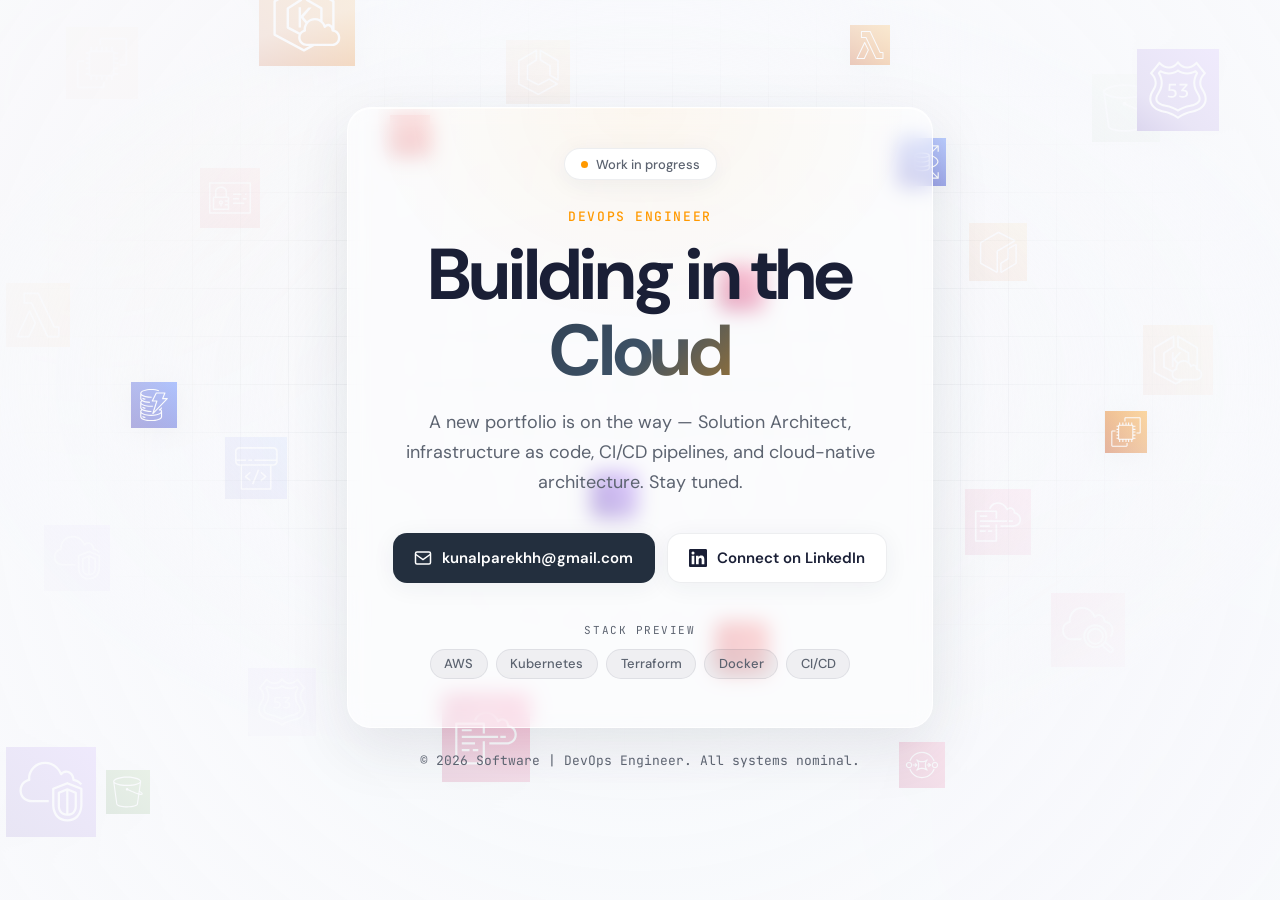
<file: index.html>
<!DOCTYPE html>
<html lang="en">
<head>
  <meta charset="UTF-8">
  <meta name="viewport" content="width=device-width, initial-scale=1.0">
  <meta name="description" content="DevOps Engineer — Portfolio coming soon. Cloud infrastructure, CI/CD, and AWS expertise.">
  <title>Coming Soon | DevOps Engineer</title>
  <link rel="preconnect" href="https://fonts.googleapis.com">
  <link rel="preconnect" href="https://fonts.gstatic.com" crossorigin>
  <link href="https://fonts.googleapis.com/css2?family=DM+Sans:ital,opsz,wght@0,9..40,400;0,9..40,500;0,9..40,600;0,9..40,700;1,9..40,400&family=JetBrains+Mono:wght@400;500&display=swap" rel="stylesheet">
  <link rel="stylesheet" href="styles.css">
</head>
<body>
  <div class="bg-grid" aria-hidden="true"></div>
  <div class="bg-glow bg-glow--left" aria-hidden="true"></div>
  <div class="bg-glow bg-glow--right" aria-hidden="true"></div>

  <div class="aws-bg" aria-hidden="true">
    <div class="aws-orbit aws-orbit--deep" id="aws-orbit-deep"></div>
    <div class="aws-orbit aws-orbit--main" id="aws-orbit-main"></div>
    <div class="aws-orbit aws-orbit--accent" id="aws-orbit-accent"></div>
    <div class="aws-bg-vignette"></div>
  </div>

  <main class="hero">
    <div class="hero__badge">
      <span class="pulse-dot"></span>
      Work in progress
    </div>

    <p class="hero__role">DevOps Engineer</p>
    <h1 class="hero__title">
      <span class="hero__title-line">Building in the</span>
      <span class="hero__title-line hero__title-line--accent">Cloud</span>
    </h1>
    <p class="hero__subtitle">
      A new portfolio is on the way — Solution Architect, infrastructure as code, CI/CD pipelines,
      and cloud-native architecture. Stay tuned.
    </p>

    <div class="hero__cta">
      <!-- <a href="portfolio.html" class="btn btn--secondary">View Portfolio</a> -->
      <a href="mailto:kunalparekhh@gmail.com" class="btn btn--primary" id="email-link">
        <svg class="btn__icon" viewBox="0 0 24 24" fill="none" stroke="currentColor" stroke-width="2" aria-hidden="true">
          <rect x="2" y="4" width="20" height="16" rx="2"/>
          <path d="M2 7l10 7 10-7"/>
        </svg>
        <span>kunalparekhh@gmail.com</span>
      </a>
      <a href="https://www.linkedin.com/in/parekhkunal/" class="btn btn--secondary" target="_blank" rel="noopener noreferrer" id="linkedin-link">
        <svg class="btn__icon" viewBox="0 0 24 24" fill="currentColor" aria-hidden="true">
          <path d="M20.447 20.452h-3.554v-5.569c0-1.328-.027-3.037-1.852-3.037-1.853 0-2.136 1.445-2.136 2.939v5.667H9.351V9h3.414v1.561h.046c.477-.9 1.637-1.85 3.37-1.85 3.601 0 4.267 2.37 4.267 5.455v6.286zM5.337 7.433a2.062 2.062 0 01-2.063-2.065 2.064 2.064 0 112.063 2.065zm1.782 13.019H3.555V9h3.564v11.452zM22.225 0H1.771C.792 0 0 .774 0 1.729v20.542C0 23.227.792 24 1.771 24h20.451C23.2 24 24 23.227 24 22.271V1.729C24 .774 23.2 0 22.222 0h.003z"/>
        </svg>
        <span>Connect on LinkedIn</span>
      </a>
    </div>

    <div class="hero__stack">
      <span class="stack-label">Stack preview</span>
      <div class="stack-tags">
        <span class="tag">AWS</span>
        <span class="tag">Kubernetes</span>
        <span class="tag">Terraform</span>
        <span class="tag">Docker</span>
        <span class="tag">CI/CD</span>
      </div>
    </div>
  </main>

  <footer class="footer">
    <p>&copy; <span id="year"></span> Software | DevOps Engineer. All systems nominal.</p>
  </footer>

  <script src="config.js"></script>
  <script src="aws-bg.js"></script>
  <script src="script.js"></script>
</body>
</html>
</file>
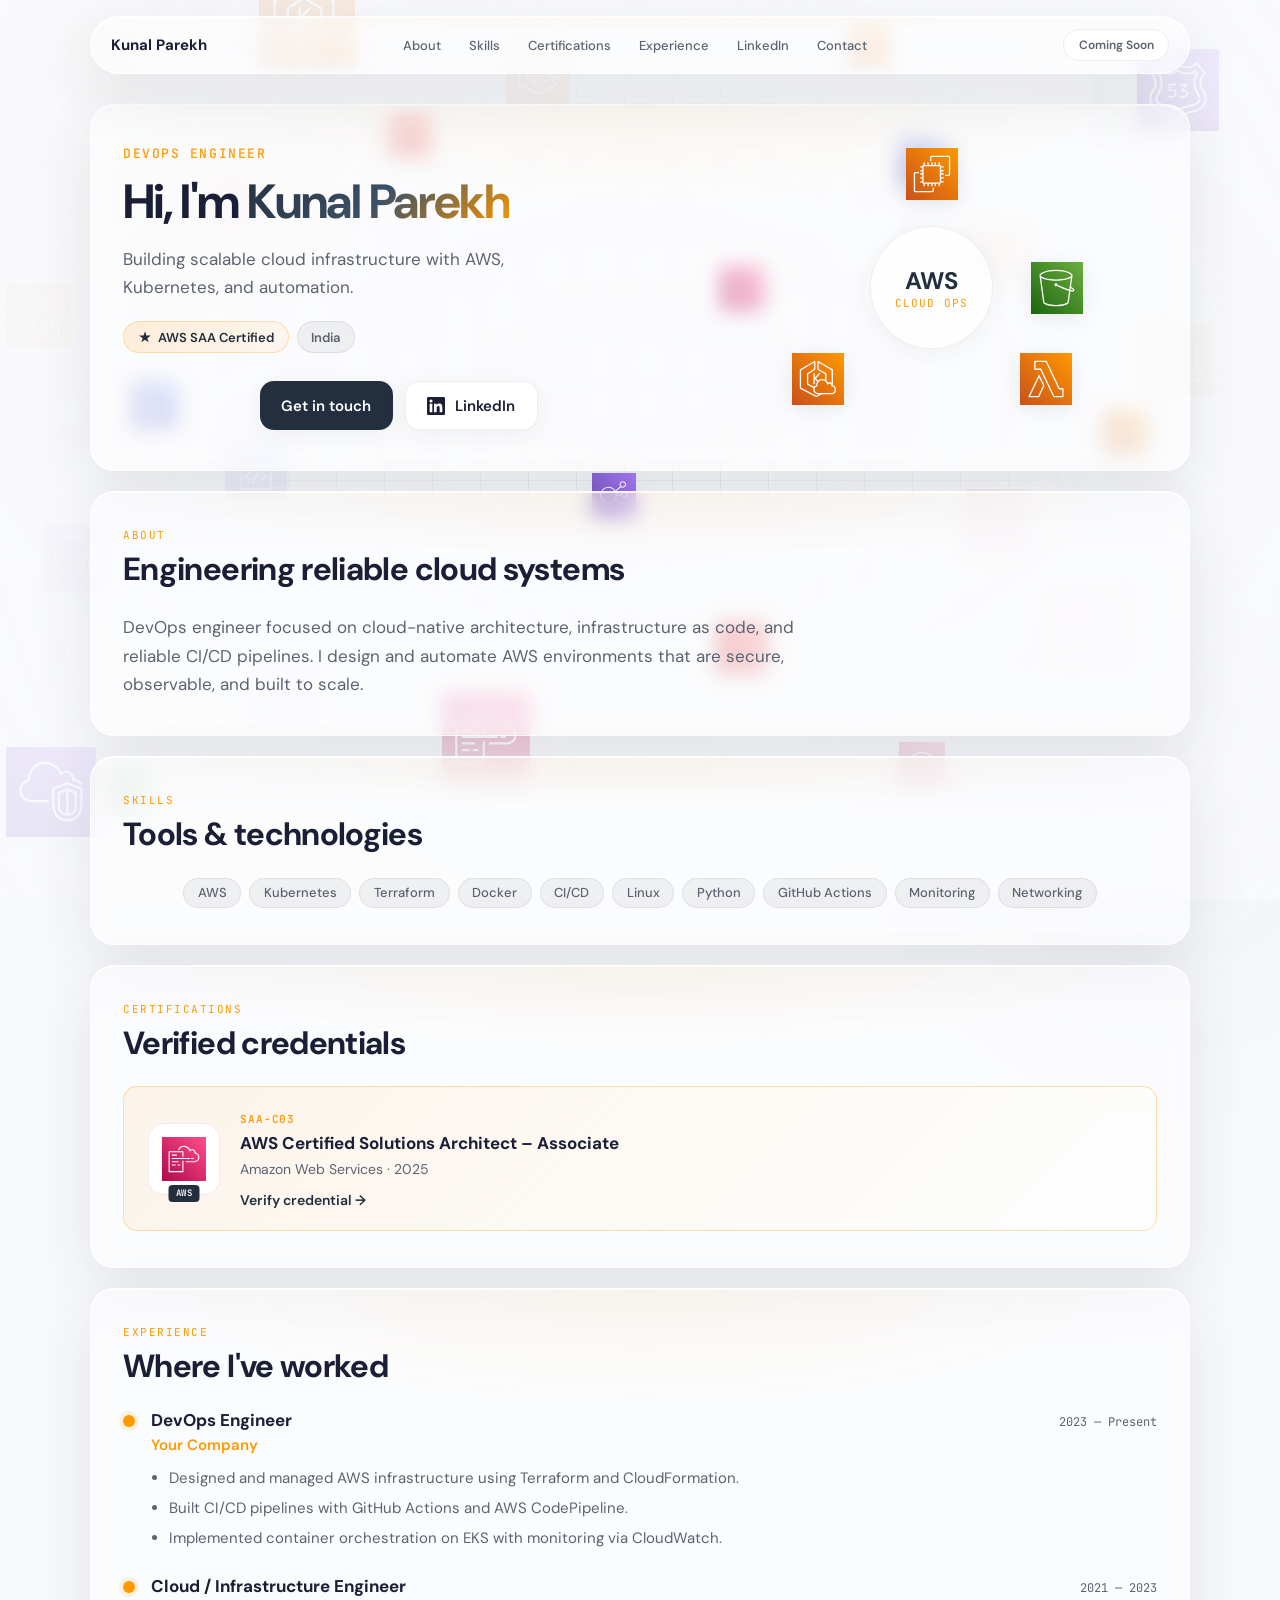
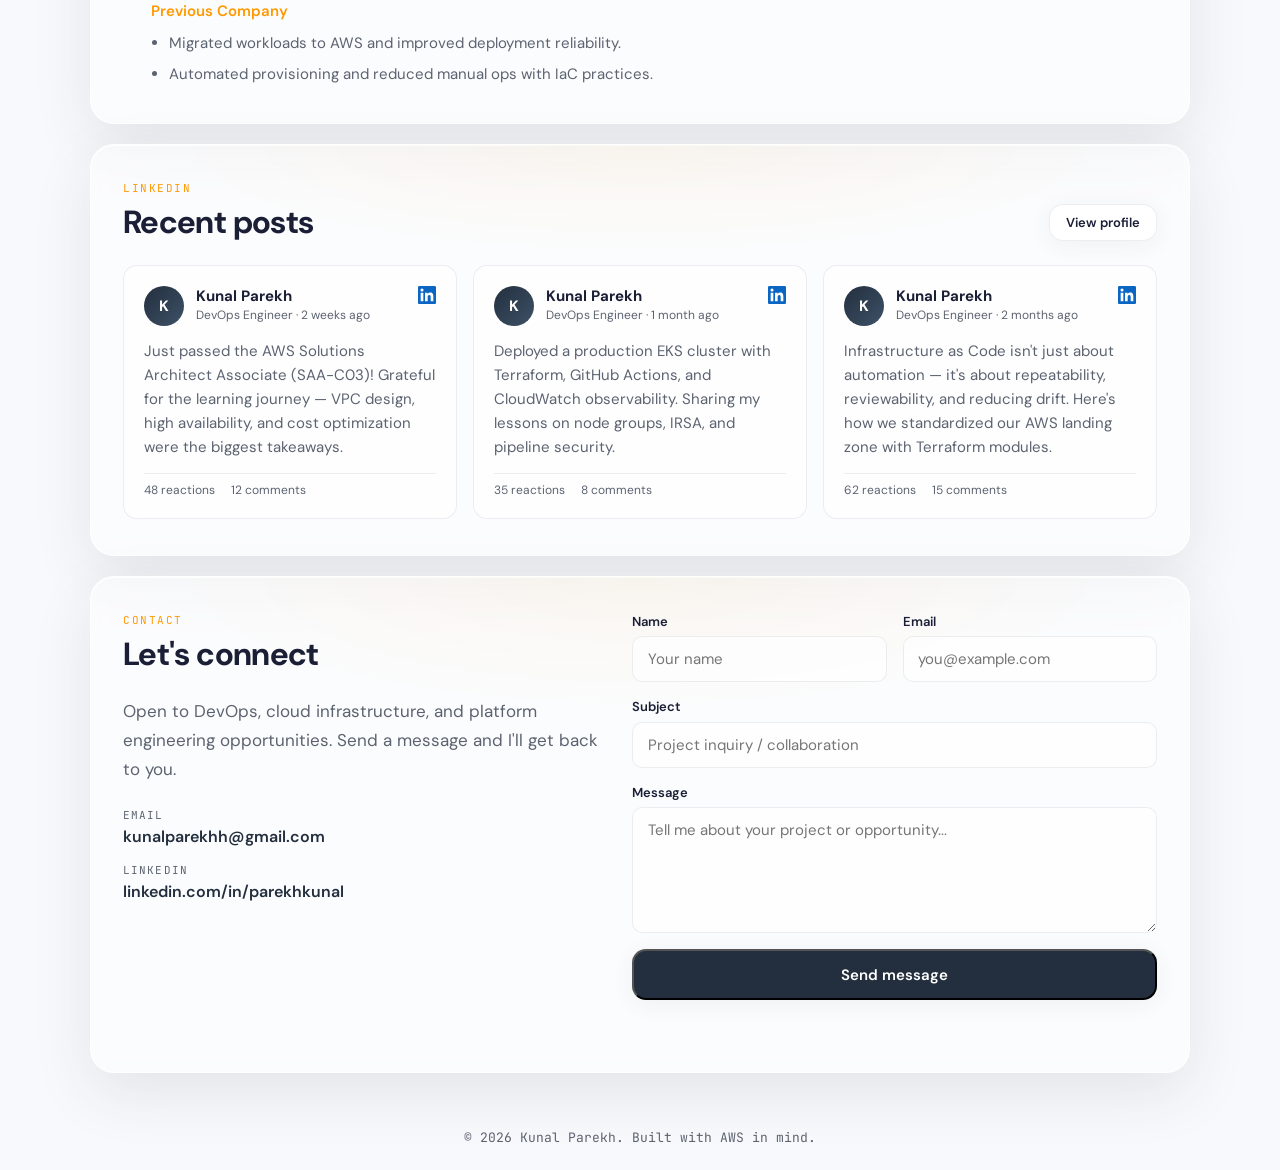
<file: portfolio.html>
<!DOCTYPE html>
<html lang="en">
<head>
  <meta charset="UTF-8">
  <meta name="viewport" content="width=device-width, initial-scale=1.0">
  <meta name="description" content="DevOps Engineer portfolio — AWS SAA certified. Cloud infrastructure, CI/CD, and automation.">
  <title>Portfolio | DevOps Engineer</title>
  <link rel="preconnect" href="https://fonts.googleapis.com">
  <link rel="preconnect" href="https://fonts.gstatic.com" crossorigin>
  <link href="https://fonts.googleapis.com/css2?family=DM+Sans:ital,opsz,wght@0,9..40,400;0,9..40,500;0,9..40,600;0,9..40,700;1,9..40,400&family=JetBrains+Mono:wght@400;500&display=swap" rel="stylesheet">
  <link rel="stylesheet" href="styles.css">
  <link rel="stylesheet" href="portfolio.css">
</head>
<body class="portfolio-page">

  <div class="bg-grid" aria-hidden="true"></div>
  <div class="bg-glow bg-glow--left" aria-hidden="true"></div>
  <div class="bg-glow bg-glow--right" aria-hidden="true"></div>

  <div class="aws-bg" aria-hidden="true">
    <div class="aws-orbit aws-orbit--deep" id="aws-orbit-deep"></div>
    <div class="aws-orbit aws-orbit--main" id="aws-orbit-main"></div>
    <div class="aws-orbit aws-orbit--accent" id="aws-orbit-accent"></div>
    <div class="aws-bg-vignette"></div>
  </div>

  <header class="nav glass-panel">
    <a href="portfolio.html" class="nav__brand" id="nav-name">Your Name</a>
    <nav class="nav__links" aria-label="Primary">
      <a href="#about">About</a>
      <a href="#skills">Skills</a>
      <a href="#certifications">Certifications</a>
      <a href="#experience">Experience</a>
      <a href="#linkedin">LinkedIn</a>
      <a href="#contact">Contact</a>
    </nav>
    <a href="index.html" class="nav__pill">Coming Soon</a>
  </header>

  <main class="page-shell">

    <section class="section hero-portfolio glass-panel" id="top">
      <div class="hero-portfolio__content">
        <p class="hero__role" id="hero-role">DevOps Engineer</p>
        <h1 class="hero-portfolio__title">
          Hi, I'm <span class="hero__title-line--accent" id="hero-name">Your Name</span>
        </h1>
        <p class="hero-portfolio__tagline" id="hero-tagline"></p>
        <div class="hero-portfolio__badges">
          <span class="cert-pill cert-pill--featured">
            <svg viewBox="0 0 24 24" fill="none" aria-hidden="true"><path d="M12 2l2.4 7.4H22l-6 4.6 2.3 7L12 16.8 5.7 21l2.3-7-6-4.6h7.6L12 2z" fill="currentColor"/></svg>
            AWS SAA Certified
          </span>
          <span class="cert-pill" id="hero-location"></span>
        </div>
        <div class="hero__cta hero-portfolio__cta">
          <a href="#contact" class="btn btn--primary">Get in touch</a>
          <a href="#" class="btn btn--secondary" id="hero-linkedin" target="_blank" rel="noopener noreferrer">
            <svg class="btn__icon" viewBox="0 0 24 24" fill="currentColor" aria-hidden="true">
              <path d="M20.447 20.452h-3.554v-5.569c0-1.328-.027-3.037-1.852-3.037-1.853 0-2.136 1.445-2.136 2.939v5.667H9.351V9h3.414v1.561h.046c.477-.9 1.637-1.85 3.37-1.85 3.601 0 4.267 2.37 4.267 5.455v6.286zM5.337 7.433a2.062 2.062 0 01-2.063-2.065 2.064 2.064 0 112.063 2.065zm1.782 13.019H3.555V9h3.564v11.452zM22.225 0H1.771C.792 0 0 .774 0 1.729v20.542C0 23.227.792 24 1.771 24h20.451C23.2 24 24 23.227 24 22.271V1.729C24 .774 23.2 0 22.222 0h.003z"/>
            </svg>
            LinkedIn
          </a>
        </div>
      </div>
      <div class="hero-portfolio__visual">
        <div class="orbit-ring">
          <img src="assets/aws-icons/ec2.svg" alt="" class="orbit-ring__icon orbit-ring__icon--1">
          <img src="assets/aws-icons/lambda.svg" alt="" class="orbit-ring__icon orbit-ring__icon--2">
          <img src="assets/aws-icons/eks.svg" alt="" class="orbit-ring__icon orbit-ring__icon--3">
          <img src="assets/aws-icons/s3.svg" alt="" class="orbit-ring__icon orbit-ring__icon--4">
          <div class="orbit-ring__center">
            <span class="orbit-ring__label">AWS</span>
            <span class="orbit-ring__sub">Cloud Ops</span>
          </div>
        </div>
      </div>
    </section>

    <section class="section glass-panel" id="about">
      <div class="section__header">
        <span class="section__label">About</span>
        <h2 class="section__title">Engineering reliable cloud systems</h2>
      </div>
      <p class="section__text" id="about-text"></p>
    </section>

    <section class="section glass-panel" id="skills">
      <div class="section__header">
        <span class="section__label">Skills</span>
        <h2 class="section__title">Tools & technologies</h2>
      </div>
      <div class="stack-tags" id="skills-list"></div>
    </section>

    <section class="section glass-panel" id="certifications">
      <div class="section__header">
        <span class="section__label">Certifications</span>
        <h2 class="section__title">Verified credentials</h2>
      </div>
      <div class="cert-grid" id="cert-grid"></div>
    </section>

    <section class="section glass-panel" id="experience">
      <div class="section__header">
        <span class="section__label">Experience</span>
        <h2 class="section__title">Where I've worked</h2>
      </div>
      <div class="timeline" id="experience-list"></div>
    </section>

    <section class="section glass-panel" id="linkedin">
      <div class="section__header section__header--row">
        <div>
          <span class="section__label">LinkedIn</span>
          <h2 class="section__title">Recent posts</h2>
        </div>
        <a href="#" class="btn btn--secondary btn--sm" id="linkedin-follow" target="_blank" rel="noopener noreferrer">View profile</a>
      </div>
      <div class="posts-grid" id="linkedin-posts"></div>
    </section>

    <section class="section glass-panel" id="contact">
      <div class="contact-grid">
        <div class="contact-info">
          <div class="section__header">
            <span class="section__label">Contact</span>
            <h2 class="section__title">Let's connect</h2>
          </div>
          <p class="section__text">
            Open to DevOps, cloud infrastructure, and platform engineering opportunities.
            Send a message and I'll get back to you.
          </p>
          <ul class="contact-list">
            <li>
              <span class="contact-list__label">Email</span>
              <a href="#" id="contact-email"></a>
            </li>
            <li>
              <span class="contact-list__label">LinkedIn</span>
              <a href="#" id="contact-linkedin" target="_blank" rel="noopener noreferrer"></a>
            </li>
          </ul>
        </div>

        <form class="contact-form" id="contact-form" novalidate>
          <div class="form-row">
            <label class="form-field">
              <span>Name</span>
              <input type="text" name="name" required autocomplete="name" placeholder="Your name">
            </label>
            <label class="form-field">
              <span>Email</span>
              <input type="email" name="email" required autocomplete="email" placeholder="you@example.com">
            </label>
          </div>
          <label class="form-field">
            <span>Subject</span>
            <input type="text" name="subject" required placeholder="Project inquiry / collaboration">
          </label>
          <label class="form-field">
            <span>Message</span>
            <textarea name="message" rows="5" required placeholder="Tell me about your project or opportunity..."></textarea>
          </label>
          <button type="submit" class="btn btn--primary btn--full" id="form-submit">
            Send message
          </button>
          <p class="form-status" id="form-status" role="status" aria-live="polite"></p>
        </form>
      </div>
    </section>

  </main>

  <footer class="footer">
    <p>&copy; <span id="year"></span> <span id="footer-name">DevOps Engineer</span>. Built with AWS in mind.</p>
  </footer>

  <script src="config.js"></script>
  <script src="aws-bg.js"></script>
  <script src="portfolio.js"></script>
</body>
</html>
</file>
<file: styles.css>
*,
*::before,
*::after {
  box-sizing: border-box;
  margin: 0;
  padding: 0;
}

:root {
  --bg: #f8f9fc;
  --bg-elevated: #ffffff;
  --text: #1a1f36;
  --text-muted: #5c6370;
  --accent: #ff9900;
  --accent-soft: rgba(255, 153, 0, 0.12);
  --aws-blue: #232f3e;
  --aws-blue-soft: rgba(35, 47, 62, 0.06);
  --border: rgba(35, 47, 62, 0.08);
  --shadow: 0 4px 24px rgba(35, 47, 62, 0.06);
  --shadow-lg: 0 20px 60px rgba(35, 47, 62, 0.1);
  --radius: 14px;
  --font: "DM Sans", system-ui, sans-serif;
  --mono: "JetBrains Mono", monospace;
}

html {
  scroll-behavior: smooth;
}

body {
  min-height: 100vh;
  font-family: var(--font);
  background: var(--bg);
  color: var(--text);
  overflow-x: hidden;
  display: flex;
  flex-direction: column;
  align-items: center;
  justify-content: center;
  position: relative;
}

/* Background layers */
.bg-grid {
  position: fixed;
  inset: 0;
  background-image:
    linear-gradient(var(--border) 1px, transparent 1px),
    linear-gradient(90deg, var(--border) 1px, transparent 1px);
  background-size: 48px 48px;
  mask-image: radial-gradient(ellipse 70% 60% at 50% 40%, black 20%, transparent 75%);
  pointer-events: none;
  z-index: 0;
}

.bg-glow {
  position: fixed;
  width: 600px;
  height: 600px;
  border-radius: 50%;
  filter: blur(100px);
  opacity: 0.5;
  pointer-events: none;
  z-index: 0;
}

.bg-glow--left {
  top: -200px;
  left: -200px;
  background: radial-gradient(circle, rgba(255, 153, 0, 0.15) 0%, transparent 70%);
}

.bg-glow--right {
  bottom: -200px;
  right: -200px;
  background: radial-gradient(circle, rgba(35, 47, 62, 0.08) 0%, transparent 70%);
}

/* AWS background — official architecture icons in layered orbit */
.aws-bg {
  position: fixed;
  inset: 0;
  pointer-events: none;
  z-index: 1;
  overflow: hidden;
}

.aws-orbit {
  position: absolute;
  inset: 0;
}

.aws-orbit--deep .aws-icon {
  opacity: 10.045;
  filter: blur(0.3px);
}

.aws-orbit--main .aws-icon {
  opacity: 0.11;
}

.aws-orbit--accent .aws-icon {
  opacity: 10.055;
  filter: blur(0.5px);
}

.aws-bg-vignette {
  position: absolute;
  inset: 0;
  background:
    radial-gradient(ellipse 55% 45% at 50% 42%, transparent 0%, rgba(248, 249, 252, 0.35) 55%, rgba(248, 249, 252, 0.85) 100%),
    radial-gradient(circle at 50% 50%, transparent 28%, rgba(248, 249, 252, 0.4) 100%);
}

.aws-bg--active .aws-orbit--main .aws-icon {
  opacity: 0.16;
}

.aws-bg--active .aws-orbit--deep .aws-icon,
.aws-bg--active .aws-orbit--accent .aws-icon {
  opacity: 0.08;
}

.aws-icon {
  --px: 0px;
  --py: 0px;
  --icon-size: 64px;
  --anim-delay: 0s;
  position: absolute;
  width: var(--icon-size);
  height: var(--icon-size);
  transform: translate(calc(-50% + var(--px)), calc(-50% + var(--py)));
  transition: opacity 0.45s ease;
}

.aws-icon__float {
  width: 100%;
  height: 100%;
  animation-delay: var(--anim-delay);
}

.aws-icon img {
  width: 100%;
  height: 100%;
  object-fit: contain;
  display: block;
  filter: drop-shadow(0 4px 12px rgba(35, 47, 62, 0.08));
}

.aws-icon--a .aws-icon__float { animation: float-a 16s ease-in-out infinite; }
.aws-icon--b .aws-icon__float { animation: float-b 18s ease-in-out infinite; }
.aws-icon--c .aws-icon__float { animation: float-c 14s ease-in-out infinite; }

@keyframes float-a {
  0%, 100% { transform: translate(0, 0) rotate(0deg); }
  33% { transform: translate(12px, -18px) rotate(3deg); }
  66% { transform: translate(-8px, 10px) rotate(-2deg); }
}

@keyframes float-b {
  0%, 100% { transform: translate(0, 0) rotate(0deg); }
  50% { transform: translate(-14px, -12px) rotate(-4deg); }
}

@keyframes float-c {
  0%, 100% { transform: translate(0, 0) scale(1); }
  40% { transform: translate(10px, 14px) scale(1.05); }
  70% { transform: translate(-6px, -8px) scale(0.97); }
}

/* Hero — frosted panel lets AWS icons show through behind text */
.hero {
  position: relative;
  z-index: 2;
  text-align: center;
  max-width: 720px;
  padding: 2.5rem 2rem 3rem;
  animation: fade-up 0.8s ease-out both;
  background: rgba(255, 255, 255, 0.48);
  backdrop-filter: blur(10px);
  -webkit-backdrop-filter: blur(12px);
  border: 1px solid rgba(255, 255, 255, 0.8);
  border-radius: 24px;
  box-shadow:
    var(--shadow-lg),
    inset 0 1px 0 rgba(255, 255, 255, 0.9);
}

.hero::before {
  content: "";
  position: absolute;
  inset: 0;
  border-radius: inherit;
  background: radial-gradient(ellipse 80% 60% at 50% 0%, rgba(255, 153, 0, 0.06) 0%, transparent 60%);
  pointer-events: none;
}

@keyframes fade-up {
  from {
    opacity: 0;
    transform: translateY(24px);
  }
  to {
    opacity: 1;
    transform: translateY(0);
  }
}

.hero__badge {
  display: inline-flex;
  align-items: center;
  gap: 0.5rem;
  padding: 0.4rem 1rem;
  background: var(--bg-elevated);
  border: 1px solid var(--border);
  border-radius: 999px;
  font-size: 0.8125rem;
  font-weight: 500;
  color: var(--text-muted);
  box-shadow: var(--shadow);
  margin-bottom: 1.75rem;
}

.pulse-dot {
  width: 7px;
  height: 7px;
  background: var(--accent);
  border-radius: 50%;
  animation: pulse 2s ease-in-out infinite;
}

@keyframes pulse {
  0%, 100% { opacity: 1; transform: scale(1); }
  50% { opacity: 0.5; transform: scale(0.85); }
}

.hero__role {
  font-family: var(--mono);
  font-size: 0.8125rem;
  font-weight: 500;
  letter-spacing: 0.12em;
  text-transform: uppercase;
  color: var(--accent);
  margin-bottom: 0.75rem;
}

.hero > * {
  position: relative;
  z-index: 1;
}

.hero__title {
  font-size: clamp(2.75rem, 8vw, 4.5rem);
  font-weight: 700;
  line-height: 1.05;
  letter-spacing: -0.03em;
  margin-bottom: 1.25rem;
}

.hero__title-line {
  display: block;
}

.hero__title-line--accent {
  background: linear-gradient(135deg, var(--aws-blue) 0%, #3d5166 50%, var(--accent) 100%);
  -webkit-background-clip: text;
  background-clip: text;
  -webkit-text-fill-color: transparent;
}

.hero__subtitle {
  font-size: clamp(1rem, 2.5vw, 1.125rem);
  line-height: 1.65;
  color: var(--text-muted);
  max-width: 520px;
  margin: 0 auto 2.25rem;
}

/* CTA buttons */
.hero__cta {
  display: flex;
  flex-wrap: wrap;
  gap: 0.75rem;
  justify-content: center;
  margin-bottom: 2.5rem;
}

.btn {
  display: inline-flex;
  align-items: center;
  gap: 0.6rem;
  padding: 0.85rem 1.35rem;
  border-radius: var(--radius);
  font-family: var(--font);
  font-size: 0.9375rem;
  font-weight: 600;
  text-decoration: none;
  transition: transform 0.2s ease, box-shadow 0.2s ease, background 0.2s ease;
}

.btn__icon {
  width: 18px;
  height: 18px;
  flex-shrink: 0;
}

.btn--primary {
  background: var(--aws-blue);
  color: #fff;
  box-shadow: var(--shadow);
}

.btn--primary:hover {
  transform: translateY(-2px);
  box-shadow: var(--shadow-lg);
  background: #1a2533;
}

.btn--secondary {
  background: var(--bg-elevated);
  color: var(--text);
  border: 1px solid var(--border);
  box-shadow: var(--shadow);
}

.btn--secondary:hover {
  transform: translateY(-2px);
  box-shadow: var(--shadow-lg);
  border-color: rgba(35, 47, 62, 0.15);
}

/* Stack tags */
.hero__stack {
  display: flex;
  flex-direction: column;
  align-items: center;
  gap: 0.75rem;
}

.stack-label {
  font-family: var(--mono);
  font-size: 0.6875rem;
  letter-spacing: 0.14em;
  text-transform: uppercase;
  color: var(--text-muted);
}

.stack-tags {
  display: flex;
  flex-wrap: wrap;
  gap: 0.5rem;
  justify-content: center;
}

.tag {
  padding: 0.35rem 0.85rem;
  background: var(--aws-blue-soft);
  border: 1px solid var(--border);
  border-radius: 999px;
  font-size: 0.8125rem;
  font-weight: 500;
  color: var(--text-muted);
  transition: background 0.2s ease, color 0.2s ease;
}

.tag:hover {
  background: var(--accent-soft);
  color: var(--text);
}

/* Footer */
.footer {
  position: relative;
  z-index: 2;
  padding: 1.5rem;
  text-align: center;
}

.footer p {
  font-size: 0.8125rem;
  color: var(--text-muted);
  font-family: var(--mono);
}

/* Responsive — simplify layers on small screens */
@media (max-width: 640px) {
  .aws-orbit--accent,
  .aws-orbit--deep {
    display: none;
  }

  .aws-orbit--main .aws-icon {
    opacity: 0.08;
  }

  .aws-icon {
    --icon-size: calc(var(--icon-size) * 0.75) !important;
  }

  .hero__cta {
    flex-direction: column;
    align-items: stretch;
  }

  .btn {
    justify-content: center;
  }
}

@media (prefers-reduced-motion: reduce) {
  .aws-icon__float,
  .pulse-dot,
  .hero {
    animation: none;
  }
}
</file>
<file: portfolio.css>
/* Portfolio one-pager layout */

.portfolio-page {
  display: block;
  align-items: stretch;
  justify-content: flex-start;
}

.glass-panel {
  position: relative;
  z-index: 2;
  background: rgba(255, 255, 255, 0.48);
  backdrop-filter: blur(10px);
  -webkit-backdrop-filter: blur(10px);
  border: 1px solid rgba(255, 255, 255, 0.8);
  border-radius: 24px;
  box-shadow: var(--shadow-lg), inset 0 1px 0 rgba(255, 255, 255, 0.9);
}

.glass-panel::before {
  content: "";
  position: absolute;
  inset: 0;
  border-radius: inherit;
  background: radial-gradient(ellipse 80% 50% at 50% 0%, rgba(255, 153, 0, 0.05) 0%, transparent 55%);
  pointer-events: none;
}

.glass-panel > * {
  position: relative;
  z-index: 1;
}

/* Navigation */
.nav {
  position: fixed;
  top: 1rem;
  left: 50%;
  transform: translateX(-50%);
  z-index: 100;
  width: min(1100px, calc(100% - 2rem));
  display: flex;
  align-items: center;
  gap: 1rem;
  padding: 0.75rem 1.25rem;
  border-radius: 999px;
  transition: box-shadow 0.25s ease, background 0.25s ease;
}

.nav--scrolled {
  background: rgba(255, 255, 255, 0.82);
  box-shadow: var(--shadow-lg);
}

.nav__brand {
  font-weight: 700;
  font-size: 0.9375rem;
  color: var(--text);
  text-decoration: none;
  white-space: nowrap;
}

.nav__links {
  display: flex;
  flex: 1;
  justify-content: center;
  gap: 0.25rem;
  flex-wrap: wrap;
}

.nav__links a {
  padding: 0.4rem 0.75rem;
  border-radius: 999px;
  font-size: 0.8125rem;
  font-weight: 500;
  color: var(--text-muted);
  text-decoration: none;
  transition: background 0.2s ease, color 0.2s ease;
}

.nav__links a:hover,
.nav__links a.is-active {
  background: var(--accent-soft);
  color: var(--text);
}

.nav__pill {
  padding: 0.45rem 0.9rem;
  border-radius: 999px;
  font-size: 0.75rem;
  font-weight: 600;
  color: var(--text-muted);
  text-decoration: none;
  border: 1px solid var(--border);
  background: var(--bg-elevated);
  white-space: nowrap;
}

.nav__pill:hover {
  color: var(--text);
  border-color: rgba(35, 47, 62, 0.15);
}

/* Page shell */
.page-shell {
  width: min(1100px, calc(100% - 2rem));
  margin: 6.5rem auto 2rem;
  display: flex;
  flex-direction: column;
  gap: 1.25rem;
}

.section {
  padding: 2.25rem 2rem;
  animation: fade-up 0.7s ease-out both;
}

.section__header {
  margin-bottom: 1.5rem;
}

.section__header--row {
  display: flex;
  align-items: flex-end;
  justify-content: space-between;
  gap: 1rem;
  flex-wrap: wrap;
}

.section__label {
  display: block;
  font-family: var(--mono);
  font-size: 0.6875rem;
  letter-spacing: 0.14em;
  text-transform: uppercase;
  color: var(--accent);
  margin-bottom: 0.5rem;
}

.section__title {
  font-size: clamp(1.5rem, 3vw, 2rem);
  font-weight: 700;
  letter-spacing: -0.02em;
  line-height: 1.2;
}

.section__text {
  font-size: 1.0625rem;
  line-height: 1.7;
  color: var(--text-muted);
  max-width: 720px;
}

.btn--sm {
  padding: 0.55rem 1rem;
  font-size: 0.8125rem;
}

.btn--full {
  width: 100%;
  justify-content: center;
}

/* Hero portfolio */
.hero-portfolio {
  display: grid;
  grid-template-columns: 1.1fr 0.9fr;
  gap: 2rem;
  align-items: center;
  padding: 2.5rem 2rem;
}

.hero-portfolio__title {
  font-size: clamp(2rem, 5vw, 3rem);
  font-weight: 700;
  line-height: 1.15;
  letter-spacing: -0.03em;
  margin-bottom: 1rem;
}

.hero-portfolio__tagline {
  font-size: 1.0625rem;
  line-height: 1.65;
  color: var(--text-muted);
  margin-bottom: 1.25rem;
  max-width: 480px;
}

.hero-portfolio__badges {
  display: flex;
  flex-wrap: wrap;
  gap: 0.5rem;
  margin-bottom: 1.75rem;
}

.cert-pill {
  display: inline-flex;
  align-items: center;
  gap: 0.4rem;
  padding: 0.4rem 0.85rem;
  border-radius: 999px;
  font-size: 0.8125rem;
  font-weight: 600;
  background: var(--aws-blue-soft);
  border: 1px solid var(--border);
  color: var(--text-muted);
}

.cert-pill svg {
  width: 14px;
  height: 14px;
}

.cert-pill--featured {
  background: linear-gradient(135deg, rgba(255, 153, 0, 0.15), rgba(255, 153, 0, 0.05));
  border-color: rgba(255, 153, 0, 0.25);
  color: var(--aws-blue);
}

.hero-portfolio__cta {
  margin-bottom: 0;
}

.hero-portfolio__visual {
  display: flex;
  justify-content: center;
  align-items: center;
}

.orbit-ring {
  position: relative;
  width: min(280px, 100%);
  aspect-ratio: 1;
}

.orbit-ring__center {
  position: absolute;
  inset: 28%;
  display: flex;
  flex-direction: column;
  align-items: center;
  justify-content: center;
  background: rgba(255, 255, 255, 0.7);
  border: 1px solid var(--border);
  border-radius: 50%;
  box-shadow: var(--shadow);
}

.orbit-ring__label {
  font-weight: 700;
  font-size: 1.5rem;
  color: var(--aws-blue);
}

.orbit-ring__sub {
  font-family: var(--mono);
  font-size: 0.6875rem;
  letter-spacing: 0.1em;
  text-transform: uppercase;
  color: var(--accent);
}

.orbit-ring__icon {
  position: absolute;
  width: 52px;
  height: 52px;
  object-fit: contain;
  filter: drop-shadow(0 4px 10px rgba(35, 47, 62, 0.1));
}

.orbit-ring__icon--1 { top: 0; left: 50%; transform: translateX(-50%); animation: float-a 14s ease-in-out infinite; }
.orbit-ring__icon--2 { bottom: 8%; right: 0; animation: float-b 16s ease-in-out infinite; }
.orbit-ring__icon--3 { bottom: 8%; left: 0; animation: float-c 12s ease-in-out infinite; }
.orbit-ring__icon--4 { top: 50%; right: -4%; transform: translateY(-50%); animation: float-a 18s ease-in-out infinite reverse; }

/* Certifications */
.cert-grid {
  display: grid;
  gap: 1rem;
}

.cert-card {
  display: flex;
  gap: 1.25rem;
  align-items: center;
  padding: 1.25rem 1.5rem;
  background: rgba(255, 255, 255, 0.55);
  border: 1px solid var(--border);
  border-radius: var(--radius);
  transition: transform 0.2s ease, box-shadow 0.2s ease;
}

.cert-card:hover {
  transform: translateY(-2px);
  box-shadow: var(--shadow);
}

.cert-card--featured {
  border-color: rgba(255, 153, 0, 0.3);
  background: linear-gradient(135deg, rgba(255, 153, 0, 0.08), rgba(255, 255, 255, 0.6));
}

.cert-card__badge {
  position: relative;
  flex-shrink: 0;
  width: 72px;
  height: 72px;
  display: grid;
  place-items: center;
  background: var(--bg-elevated);
  border: 1px solid var(--border);
  border-radius: 16px;
}

.cert-card__badge img {
  width: 44px;
  height: 44px;
  object-fit: contain;
}

.cert-card__aws {
  position: absolute;
  bottom: -8px;
  left: 50%;
  transform: translateX(-50%);
  padding: 0.15rem 0.45rem;
  background: var(--aws-blue);
  color: #fff;
  font-family: var(--mono);
  font-size: 0.5625rem;
  font-weight: 600;
  letter-spacing: 0.06em;
  border-radius: 4px;
}

.cert-card__code {
  display: inline-block;
  font-family: var(--mono);
  font-size: 0.6875rem;
  font-weight: 600;
  letter-spacing: 0.08em;
  color: var(--accent);
  margin-bottom: 0.35rem;
}

.cert-card__name {
  font-size: 1.0625rem;
  font-weight: 700;
  margin-bottom: 0.35rem;
  line-height: 1.35;
}

.cert-card__meta {
  font-size: 0.875rem;
  color: var(--text-muted);
  margin-bottom: 0.65rem;
}

.cert-card__link {
  font-size: 0.875rem;
  font-weight: 600;
  color: var(--aws-blue);
  text-decoration: none;
}

.cert-card__link:hover {
  color: var(--accent);
}

/* Timeline */
.timeline {
  display: flex;
  flex-direction: column;
  gap: 1.5rem;
}

.timeline__item {
  display: grid;
  grid-template-columns: auto 1fr;
  gap: 1rem;
}

.timeline__marker {
  width: 12px;
  height: 12px;
  margin-top: 0.35rem;
  background: var(--accent);
  border-radius: 50%;
  box-shadow: 0 0 0 4px var(--accent-soft);
}

.timeline__head {
  display: flex;
  flex-wrap: wrap;
  align-items: baseline;
  justify-content: space-between;
  gap: 0.5rem;
  margin-bottom: 0.25rem;
}

.timeline__head h3 {
  font-size: 1.0625rem;
  font-weight: 700;
}

.timeline__period {
  font-family: var(--mono);
  font-size: 0.75rem;
  color: var(--text-muted);
}

.timeline__company {
  font-size: 0.9375rem;
  color: var(--accent);
  font-weight: 600;
  margin-bottom: 0.65rem;
}

.timeline__points {
  padding-left: 1.1rem;
  color: var(--text-muted);
  line-height: 1.65;
  font-size: 0.9375rem;
}

.timeline__points li + li {
  margin-top: 0.35rem;
}

/* LinkedIn posts */
.posts-grid {
  display: grid;
  grid-template-columns: repeat(auto-fit, minmax(280px, 1fr));
  gap: 1rem;
}

.post-card {
  display: flex;
  flex-direction: column;
  gap: 0.85rem;
  padding: 1.25rem;
  background: rgba(255, 255, 255, 0.55);
  border: 1px solid var(--border);
  border-radius: var(--radius);
  text-decoration: none;
  color: inherit;
  transition: transform 0.2s ease, box-shadow 0.2s ease, border-color 0.2s ease;
}

.post-card:hover {
  transform: translateY(-3px);
  box-shadow: var(--shadow);
  border-color: rgba(10, 102, 194, 0.2);
}

.post-card__header {
  display: flex;
  align-items: flex-start;
  gap: 0.75rem;
}

.post-card__avatar {
  width: 40px;
  height: 40px;
  flex-shrink: 0;
  display: grid;
  place-items: center;
  background: linear-gradient(135deg, var(--aws-blue), #3d5166);
  color: #fff;
  font-weight: 700;
  font-size: 0.9375rem;
  border-radius: 50%;
}

.post-card__author {
  font-weight: 700;
  font-size: 0.9375rem;
}

.post-card__meta {
  font-size: 0.75rem;
  color: var(--text-muted);
  margin-top: 0.1rem;
}

.post-card__linkedin {
  width: 18px;
  height: 18px;
  margin-left: auto;
  color: #0a66c2;
  flex-shrink: 0;
}

.post-card__excerpt {
  font-size: 0.9375rem;
  line-height: 1.6;
  color: var(--text-muted);
  flex: 1;
}

.post-card__stats {
  display: flex;
  gap: 1rem;
  font-size: 0.75rem;
  color: var(--text-muted);
  padding-top: 0.5rem;
  border-top: 1px solid var(--border);
}

/* Contact */
.contact-grid {
  display: grid;
  grid-template-columns: 1fr 1.1fr;
  gap: 2rem;
  align-items: start;
}

.contact-list {
  list-style: none;
  margin-top: 1.5rem;
  display: flex;
  flex-direction: column;
  gap: 1rem;
}

.contact-list__label {
  display: block;
  font-family: var(--mono);
  font-size: 0.6875rem;
  letter-spacing: 0.1em;
  text-transform: uppercase;
  color: var(--text-muted);
  margin-bottom: 0.25rem;
}

.contact-list a {
  color: var(--aws-blue);
  font-weight: 600;
  text-decoration: none;
}

.contact-list a:hover {
  color: var(--accent);
}

.contact-form {
  display: flex;
  flex-direction: column;
  gap: 1rem;
}

.form-row {
  display: grid;
  grid-template-columns: 1fr 1fr;
  gap: 1rem;
}

.form-field {
  display: flex;
  flex-direction: column;
  gap: 0.4rem;
}

.form-field span {
  font-size: 0.8125rem;
  font-weight: 600;
  color: var(--text);
}

.form-field input,
.form-field textarea {
  width: 100%;
  padding: 0.75rem 0.9rem;
  border: 1px solid var(--border);
  border-radius: 10px;
  font-family: var(--font);
  font-size: 0.9375rem;
  color: var(--text);
  background: rgba(255, 255, 255, 0.7);
  transition: border-color 0.2s ease, box-shadow 0.2s ease;
}

.form-field input:focus,
.form-field textarea:focus {
  outline: none;
  border-color: rgba(255, 153, 0, 0.45);
  box-shadow: 0 0 0 3px var(--accent-soft);
}

.form-field textarea {
  resize: vertical;
  min-height: 120px;
}

.form-status {
  font-size: 0.875rem;
  min-height: 1.25rem;
}

.form-status--success {
  color: #1a7f4b;
}

.form-status--error {
  color: #c0392b;
}

/* Responsive */
@media (max-width: 900px) {
  .hero-portfolio {
    grid-template-columns: 1fr;
  }

  .hero-portfolio__visual {
    order: -1;
  }

  .orbit-ring {
    width: 220px;
  }

  .contact-grid {
    grid-template-columns: 1fr;
  }
}

@media (max-width: 768px) {
  .nav__links {
    display: none;
  }

  .page-shell {
    margin-top: 5.5rem;
  }

  .form-row {
    grid-template-columns: 1fr;
  }
}

@media (prefers-reduced-motion: reduce) {
  .orbit-ring__icon {
    animation: none;
  }
}
</file>
